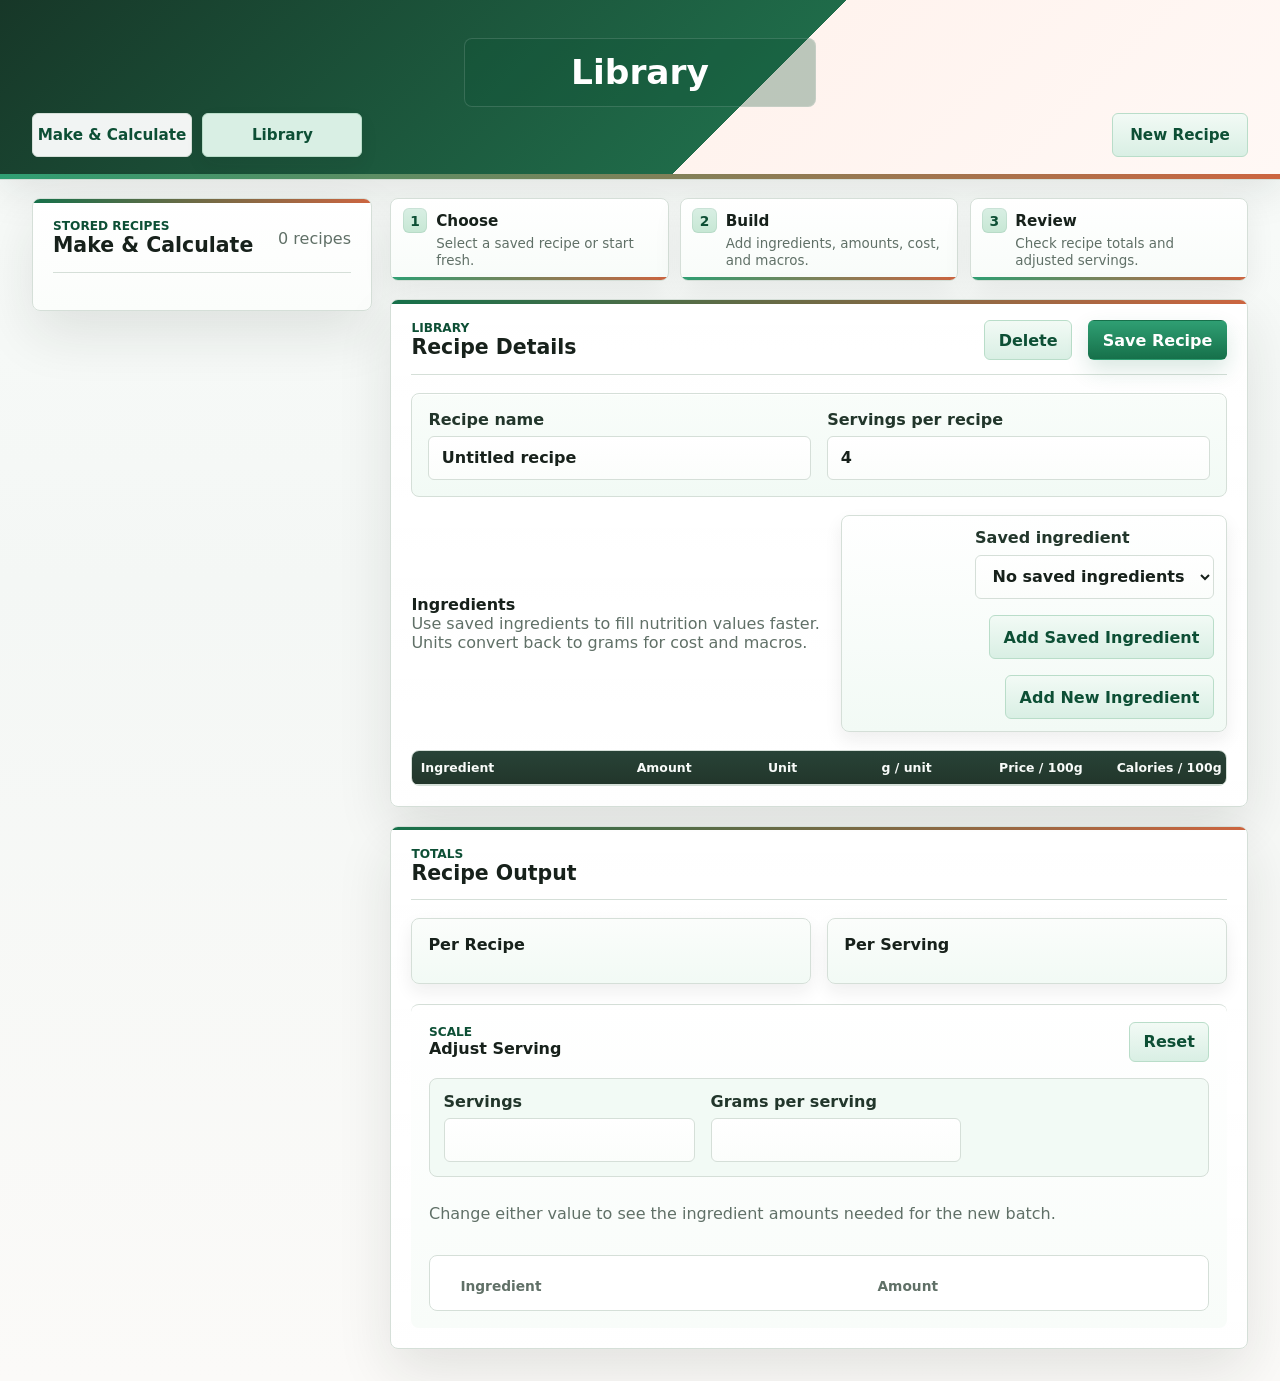
<file: index.html>
<!doctype html>
<html lang="en">
  <head>
    <meta charset="utf-8">
    <meta name="viewport" content="width=device-width, initial-scale=1">
    <title>Library</title>
    <link rel="stylesheet" href="styles.css">
  </head>
  <body>
    <header class="topbar">
      <div>
        <h1>Library</h1>
      </div>
      <nav class="page-nav" aria-label="Main navigation">
        <a class="nav-link" href="dashboard.html">Make &amp; Calculate</a>
        <a class="nav-link active" href="index.html">Library</a>
      </nav>
      <button class="secondary-button" id="newRecipeButton" type="button">New Recipe</button>
    </header>

    <main class="layout">
      <section class="panel dashboard-panel" aria-labelledby="dashboardTitle">
        <div class="section-heading">
          <div>
            <p class="eyebrow">Stored Recipes</p>
            <h2 id="dashboardTitle">Make &amp; Calculate</h2>
          </div>
          <p id="recipeCount" class="muted">0 recipes</p>
        </div>
        <div id="recipeDashboard" class="recipe-list" aria-live="polite"></div>
      </section>

      <section class="workspace">
        <section class="workflow-strip" aria-label="Recipe workflow">
          <div class="workflow-step">
            <span>1</span>
            <strong>Choose</strong>
            <p>Select a saved recipe or start fresh.</p>
          </div>
          <div class="workflow-step">
            <span>2</span>
            <strong>Build</strong>
            <p>Add ingredients, amounts, cost, and macros.</p>
          </div>
          <div class="workflow-step">
            <span>3</span>
            <strong>Review</strong>
            <p>Check recipe totals and adjusted servings.</p>
          </div>
        </section>

        <form class="panel builder-panel" id="recipeForm">
          <div class="section-heading">
            <div>
              <p class="eyebrow">Library</p>
              <h2>Recipe Details</h2>
            </div>
            <div class="form-actions">
              <button class="secondary-button" id="deleteRecipeButton" type="button">Delete</button>
              <button class="primary-button" type="submit">Save Recipe</button>
            </div>
          </div>

          <div class="recipe-meta">
            <label>
              Recipe name
              <input id="recipeName" name="recipeName" type="text" list="savedRecipeNames" placeholder="Chicken rice bowls">
            </label>
            <label>
              Servings per recipe
              <input id="recipeServings" name="recipeServings" type="number" min="0.01" step="0.01" value="4" required>
            </label>
          </div>

          <div class="table-header">
            <div>
              <h3>Ingredients</h3>
              <p class="muted">Use saved ingredients to fill nutrition values faster. Units convert back to grams for cost and macros.</p>
            </div>
            <div class="ingredient-actions">
              <label class="inline-label">
                Saved ingredient
                <select id="savedIngredientSelect">
                  <option value="">No saved ingredients</option>
                </select>
              </label>
              <button class="secondary-button" id="addSavedIngredientButton" type="button">Add Saved Ingredient</button>
              <button class="secondary-button" id="addIngredientButton" type="button">Add New Ingredient</button>
            </div>
          </div>

          <div class="ingredient-table-wrap">
            <table class="ingredient-table">
              <thead>
                <tr>
                  <th scope="col">Ingredient</th>
                  <th scope="col">Amount</th>
                  <th scope="col">Unit</th>
                  <th scope="col">g / unit</th>
                  <th scope="col">Price / 100g</th>
                  <th scope="col">Calories / 100g</th>
                  <th scope="col">Protein / 100g</th>
                  <th scope="col">Carbs / 100g</th>
                  <th scope="col">Fat / 100g</th>
                  <th scope="col">Save</th>
                  <th scope="col">Remove</th>
                </tr>
              </thead>
              <tbody id="ingredientRows"></tbody>
            </table>
          </div>
        </form>

        <section class="panel output-panel" aria-labelledby="outputTitle">
          <div class="section-heading">
            <div>
              <p class="eyebrow">Totals</p>
              <h2 id="outputTitle">Recipe Output</h2>
            </div>
          </div>

          <div class="output-groups">
            <section class="output-group" aria-labelledby="recipeTotalsTitle">
              <h3 id="recipeTotalsTitle">Per Recipe</h3>
              <div class="summary-grid" id="recipeTotalsGrid"></div>
            </section>
            <section class="output-group" aria-labelledby="servingTotalsTitle">
              <h3 id="servingTotalsTitle">Per Serving</h3>
              <div class="summary-grid" id="servingTotalsGrid"></div>
            </section>
          </div>

          <section class="adjust-section" aria-labelledby="scalerTitle">
            <div class="subsection-heading">
              <div>
                <p class="eyebrow">Scale</p>
                <h3 id="scalerTitle">Adjust Serving</h3>
              </div>
              <button class="secondary-button" id="resetScaleButton" type="button">Reset</button>
            </div>

            <div class="scale-controls">
              <label>
                Servings
                <input id="targetServings" type="number" min="1" step="1">
              </label>
              <label>
                Grams per serving
                <input id="targetServingGrams" type="number" min="0" step="1">
              </label>
            </div>
            <p class="muted" id="scaleHelp">Change either value to see the ingredient amounts needed for the new batch.</p>
            <div class="scaled-table-wrap">
              <table class="scaled-table">
                <thead>
                  <tr>
                    <th scope="col">Ingredient</th>
                    <th scope="col">Amount</th>
                  </tr>
                </thead>
                <tbody id="scaledRows"></tbody>
              </table>
            </div>
          </section>
        </section>
      </section>
    </main>

    <template id="ingredientRowTemplate">
      <tr class="ingredient-row">
        <td>
          <input class="ingredient-name" type="text" list="savedIngredientNames" placeholder="Ingredient">
        </td>
        <td>
          <div class="amount-entry">
            <input class="ingredient-quantity" type="number" min="0" step="any" placeholder="0">
            <small class="amount-note">0 g total</small>
          </div>
        </td>
        <td>
          <select class="ingredient-unit" aria-label="Ingredient unit"></select>
        </td>
        <td>
          <input class="ingredient-grams-per-unit" type="number" min="0.01" step="any" value="1" aria-label="Grams per unit">
        </td>
        <td>
          <input class="ingredient-price" type="number" min="0" step="0.01" placeholder="Optional">
        </td>
        <td>
          <input class="ingredient-calories" type="number" min="0" step="0.01" placeholder="0">
        </td>
        <td>
          <input class="ingredient-protein" type="number" min="0" step="0.01" placeholder="0">
        </td>
        <td>
          <input class="ingredient-carbs" type="number" min="0" step="0.01" placeholder="0">
        </td>
        <td>
          <input class="ingredient-fat" type="number" min="0" step="0.01" placeholder="0">
        </td>
        <td>
          <button class="secondary-button save-ingredient" type="button">Save</button>
        </td>
        <td>
          <button class="icon-button remove-ingredient" type="button" aria-label="Remove ingredient">x</button>
        </td>
      </tr>
    </template>

    <datalist id="savedRecipeNames"></datalist>
    <datalist id="savedIngredientNames"></datalist>
    <script src="app.js"></script>
  </body>
</html>
</file>
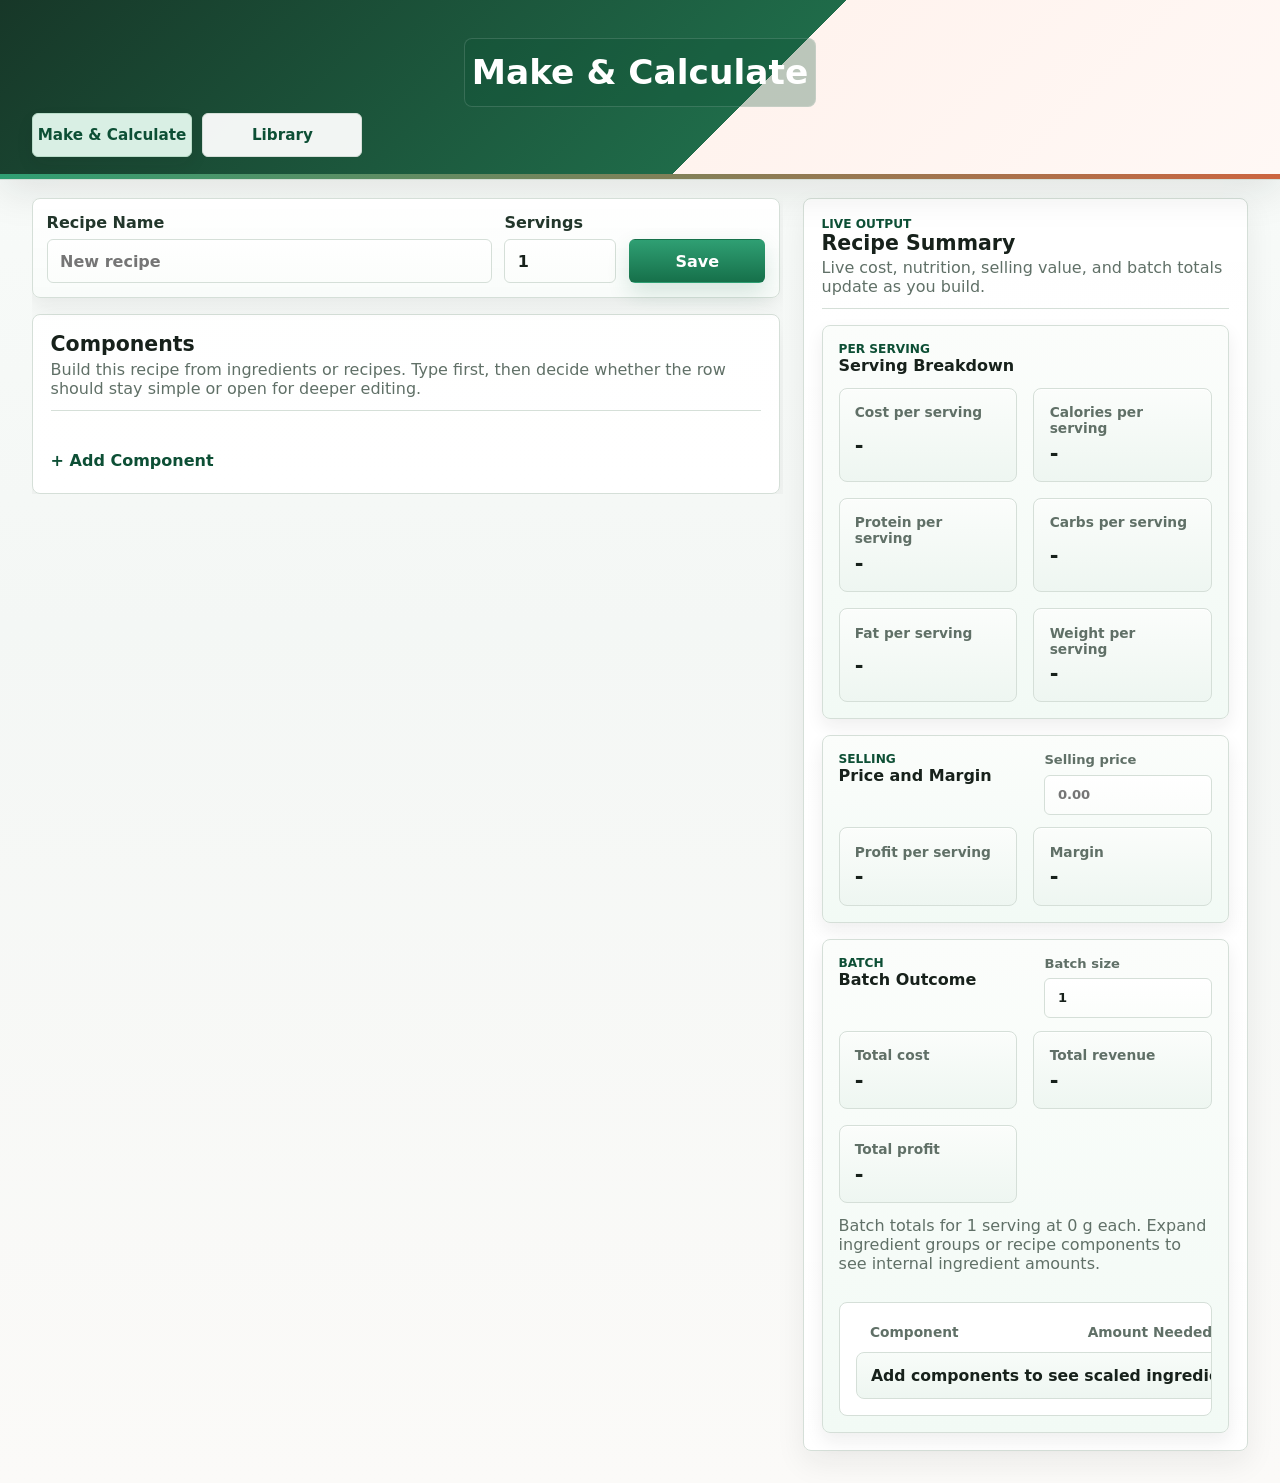
<file: dashboard.html>
<!doctype html>
<html lang="en">
  <head>
    <meta charset="utf-8">
    <meta name="viewport" content="width=device-width, initial-scale=1">
    <title>Make &amp; Calculate</title>
    <link rel="stylesheet" href="styles.css">
  </head>
  <body data-page="make">
    <header class="topbar">
      <div>
        <h1>Make &amp; Calculate</h1>
      </div>
      <nav class="page-nav" aria-label="Main navigation">
        <a class="nav-link active" href="dashboard.html">Make &amp; Calculate</a>
        <a class="nav-link" href="index.html">Library</a>
      </nav>
      <span class="header-action-spacer" aria-hidden="true"></span>
    </header>

    <main class="make-layout">
      <form class="recipe-workspace" id="recipeForm">
        <section class="workspace-header" aria-label="Recipe setup">
          <label>
            Recipe Name
            <input id="recipeName" name="recipeName" type="text" list="savedRecipeNames" placeholder="New recipe">
          </label>
          <label class="servings-field">
            Servings
            <input id="recipeServings" name="recipeServings" type="number" min="1" step="1" value="1" required>
          </label>
          <button class="primary-button" id="saveRecipeButton" type="submit">Save</button>
        </section>

        <section class="ingredient-workspace" aria-labelledby="componentsTitle">
          <div class="workspace-section-heading">
            <div>
              <h2 id="componentsTitle">Components</h2>
              <p class="muted">Build this recipe from ingredients or recipes. Type first, then decide whether the row should stay simple or open for deeper editing.</p>
            </div>
          </div>

          <div id="ingredientRows" class="ingredient-card-list" aria-live="polite"></div>

          <div class="add-ingredient-flow">
            <button class="add-text-button" id="addIngredientButton" type="button">+ Add Component</button>
          </div>
        </section>
      </form>

      <aside class="summary-sidebar" aria-labelledby="summaryTitle">
        <div class="summary-sticky">
          <div class="workspace-section-heading">
            <div>
              <p class="eyebrow">Live Output</p>
              <h2 id="summaryTitle">Recipe Summary</h2>
              <p class="muted">Live cost, nutrition, selling value, and batch totals update as you build.</p>
            </div>
          </div>

          <div class="summary-stack">
            <section class="output-group" aria-labelledby="servingTotalsTitle">
              <div>
                <p class="eyebrow">Per Serving</p>
                <h3 id="servingTotalsTitle">Serving Breakdown</h3>
              </div>
              <div class="summary-grid" id="servingTotalsGrid"></div>
            </section>

            <section class="output-group" aria-labelledby="sellingTitle">
              <div class="summary-block-head">
                <div>
                  <p class="eyebrow">Selling</p>
                  <h3 id="sellingTitle">Price and Margin</h3>
                </div>
                <label class="summary-input-field">
                  Selling price
                  <input id="sellingPriceInput" type="number" min="0" step="0.01" placeholder="0.00">
                </label>
              </div>
              <div class="summary-grid" id="sellingTotalsGrid"></div>
            </section>

            <section class="output-group" aria-labelledby="batchTitle">
              <div class="summary-block-head">
                <div>
                  <p class="eyebrow">Batch</p>
                  <h3 id="batchTitle">Batch Outcome</h3>
                </div>
                <label class="summary-input-field">
                  Batch size
                  <input id="targetServings" type="number" min="1" step="1">
                </label>
              </div>
              <input id="targetServingGrams" type="hidden">
              <div class="summary-grid" id="batchTotalsGrid"></div>
              <p class="muted" id="scaleHelp">Scaled ingredient totals for this batch.</p>
              <div class="scaled-table-wrap">
                <table class="scaled-table">
                  <thead>
                    <tr>
                      <th scope="col">Component</th>
                      <th scope="col">Amount Needed</th>
                    </tr>
                  </thead>
                  <tbody id="scaledRows"></tbody>
                </table>
              </div>
            </section>
          </div>
        </div>
      </aside>
    </main>

    <template id="componentRowTemplate">
      <article class="component-row ingredient-row" data-expanded="false" data-component-type="ingredient">
        <div class="ingredient-row-main component-row-main">
          <button class="expand-ingredient expand-component" type="button" aria-label="Expand component">+</button>
          <div class="component-row-summary">
            <div class="autocomplete-field ingredient-name-field component-name-field">
              <input class="ingredient-name component-name" type="text" placeholder="Component" autocomplete="off">
              <small class="ingredient-ghost-suggestion component-ghost-suggestion" hidden></small>
              <div class="component-badges">
                <small class="component-type-pill">Ingredient</small>
                <small class="ingredient-library-state component-library-state" hidden>Custom ingredient</small>
              </div>
              <div class="autocomplete-list component-suggestions" hidden></div>
            </div>
          </div>
          <div class="component-edit-controls">
            <div class="amount-entry component-amount-entry">
              <input class="ingredient-quantity component-quantity" type="number" min="0" step="any" placeholder="0" aria-label="Amount">
              <small class="amount-note component-amount-note">0 g total</small>
            </div>
            <select class="ingredient-unit component-unit" aria-label="Component unit"></select>
          </div>
          <div class="component-row-actions">
            <strong class="ingredient-cost component-cost">-</strong>
            <button class="icon-button remove-ingredient remove-component" type="button" aria-label="Remove component">x</button>
          </div>
        </div>

        <div class="ingredient-details component-details" hidden>
          <div class="component-ingredient-details">
            <div class="component-detail-header">
              <h4>Cost and nutrition details</h4>
              <p class="muted">Optional fields for pricing and nutrition.</p>
            </div>
            <div class="component-detail-grid">
              <label>
                Grams per unit
                <input class="ingredient-grams-per-unit component-grams-per-unit" type="number" min="0.01" step="any" value="1">
              </label>
              <label>
                Price / 100g
                <input class="ingredient-price component-price" type="number" min="0" step="0.01" placeholder="Optional">
              </label>
              <label>
                Calories / 100g
                <input class="ingredient-calories component-calories" type="number" min="0" step="0.01" placeholder="0">
              </label>
              <label>
                Protein / 100g
                <input class="ingredient-protein component-protein" type="number" min="0" step="0.01" placeholder="0">
              </label>
              <label>
                Carbs / 100g
                <input class="ingredient-carbs component-carbs" type="number" min="0" step="0.01" placeholder="0">
              </label>
              <label>
                Fat / 100g
                <input class="ingredient-fat component-fat" type="number" min="0" step="0.01" placeholder="0">
              </label>
            </div>
            <div class="component-detail-footer">
              <button class="secondary-button save-ingredient save-component-ingredient" type="button">Save ingredient</button>
              <p class="ingredient-data-status component-data-status">Cost and nutrition can be added later.</p>
            </div>
          </div>

          <div class="component-recipe-details" hidden>
            <div class="component-detail-header">
              <h4>Recipe details</h4>
              <p class="muted">Use servings and nested components to define this recipe.</p>
            </div>
            <div class="component-recipe-meta">
              <label>
                Recipe name
                <input class="component-recipe-name" type="text" placeholder="Recipe name">
              </label>
              <label>
                Servings in recipe
                <input class="component-recipe-servings" type="number" min="1" step="1" value="1">
              </label>
            </div>
            <div class="component-recipe-workspace">
              <div class="component-recipe-head" aria-hidden="true">
                <span></span>
                <span>Ingredient</span>
                <span>Amount</span>
                <span>Unit</span>
                <span>Cost</span>
                <span></span>
              </div>
              <div class="nested-ingredient-rows" aria-live="polite"></div>
              <button class="add-text-button nested-add-ingredient" type="button">+ Add Ingredient</button>
            </div>
          </div>
        </div>
      </article>
    </template>

    <template id="ingredientRowTemplate">
      <article class="ingredient-row" data-expanded="false">
        <div class="ingredient-row-main">
          <button class="expand-ingredient" type="button" aria-label="Expand ingredient">+</button>
          <div class="autocomplete-field ingredient-name-field">
            <input class="ingredient-name" type="text" placeholder="Ingredient" autocomplete="off">
            <small class="ingredient-ghost-suggestion" hidden></small>
            <small class="ingredient-library-state" hidden>Custom ingredient</small>
            <div class="autocomplete-list" hidden></div>
          </div>
          <div class="amount-entry">
            <input class="ingredient-quantity" type="number" min="0" step="any" placeholder="0" aria-label="Amount">
            <small class="amount-note">0 g total</small>
          </div>
          <select class="ingredient-unit" aria-label="Ingredient unit"></select>
          <strong class="ingredient-cost">-</strong>
          <button class="icon-button remove-ingredient" type="button" aria-label="Remove ingredient">x</button>
        </div>

        <div class="ingredient-details" hidden>
          <label>
            Grams per unit
            <input class="ingredient-grams-per-unit" type="number" min="0.01" step="any" value="1">
          </label>
          <label>
            Price / 100g
            <input class="ingredient-price" type="number" min="0" step="0.01" placeholder="Optional">
          </label>
          <label>
            Calories / 100g
            <input class="ingredient-calories" type="number" min="0" step="0.01" placeholder="0">
          </label>
          <label>
            Protein / 100g
            <input class="ingredient-protein" type="number" min="0" step="0.01" placeholder="0">
          </label>
          <label>
            Carbs / 100g
            <input class="ingredient-carbs" type="number" min="0" step="0.01" placeholder="0">
          </label>
          <label>
            Fat / 100g
            <input class="ingredient-fat" type="number" min="0" step="0.01" placeholder="0">
          </label>
          <button class="secondary-button save-ingredient" type="button">Save ingredient</button>
          <p class="ingredient-data-status">Cost and nutrition can be added later.</p>
        </div>
      </article>
    </template>

    <datalist id="savedRecipeNames"></datalist>
    <datalist id="savedIngredientNames"></datalist>
    <script src="app.js"></script>
  </body>
</html>
</file>
<file: styles.css>
:root {
  color-scheme: light;
  --background: #f4f7f5;
  --surface: #ffffff;
  --surface-strong: #eef6f1;
  --surface-warm: #fff7f3;
  --ink: #17211b;
  --muted: #607067;
  --line: #d5dfd8;
  --accent: #16704a;
  --accent-dark: #0d4f35;
  --accent-soft: #d9efe4;
  --accent-pale: #f2faf5;
  --accent-fresh: #2f9f73;
  --warm: #cc6540;
  --warm-soft: #ffe8df;
  --warning: #b74e2a;
  --table-head: #22362b;
  --focus: #226ec7;
  --shadow: 0 22px 55px rgba(23, 33, 27, 0.11);
  --shadow-soft: 0 12px 30px rgba(23, 33, 27, 0.07);
  --shadow-tight: 0 8px 18px rgba(23, 33, 27, 0.07);
  font-family: Inter, ui-sans-serif, system-ui, -apple-system, BlinkMacSystemFont, "Segoe UI", sans-serif;
}

* {
  box-sizing: border-box;
}

body {
  margin: 0;
  min-height: 100vh;
  background:
    linear-gradient(180deg, #f9fcfa 0%, var(--background) 42%, #fbfaf8 100%);
  color: var(--ink);
}

button,
input,
select {
  font: inherit;
}

button {
  cursor: pointer;
}

input,
select {
  width: 100%;
  border: 1px solid var(--line);
  border-radius: 6px;
  min-height: 2.75rem;
  padding: 0.68rem 0.78rem;
  background: linear-gradient(180deg, #fff 0%, #fbfdfb 100%);
  color: var(--ink);
  transition:
    border-color 0.16s ease,
    box-shadow 0.16s ease,
    background 0.16s ease;
}

input:focus,
select:focus {
  border-color: var(--focus);
  outline: 3px solid rgba(34, 110, 199, 0.18);
  background: #fff;
}

label {
  display: grid;
  gap: 0.45rem;
  color: var(--table-head);
  font-weight: 700;
}

h1,
h2,
h3,
p {
  margin: 0;
}

h1 {
  font-size: 2.75rem;
  line-height: 1.04;
}

h2 {
  font-size: 1.28rem;
}

h3 {
  font-size: 1rem;
}

table {
  width: 100%;
  border-collapse: collapse;
}

th,
td {
  text-align: left;
  vertical-align: middle;
}

th {
  color: #f8fbf9;
  background: var(--table-head);
  font-size: 0.78rem;
  letter-spacing: 0;
  white-space: nowrap;
}

th,
td {
  padding: 0.72rem;
  border-bottom: 1px solid var(--line);
}

td {
  background: #fff;
}

.topbar {
  position: relative;
  height: 11.25rem;
  padding: 0;
  border-bottom: 1px solid var(--line);
  background:
    linear-gradient(135deg, #173728 0%, #1f6b49 58%, #fff3ee 58%, #fff8f5 100%);
  box-shadow: 0 12px 38px rgba(23, 33, 27, 0.1);
}

.topbar::after {
  content: "";
  position: absolute;
  inset: auto 0 0;
  height: 0.3rem;
  background: linear-gradient(90deg, var(--accent-fresh), var(--warm));
}

.topbar > div:first-child {
  position: absolute;
  top: 2.35rem;
  left: 50%;
  display: grid;
  place-content: center;
  width: 22rem;
  height: 4.35rem;
  transform: translateX(-50%);
  text-align: center;
  color: #fff;
  padding: 0;
  border-radius: 8px;
  background: rgba(13, 79, 53, 0.28);
  box-shadow: inset 0 0 0 1px rgba(255, 255, 255, 0.14);
}

.topbar h1 {
  font-size: 2.15rem;
  line-height: 1;
  white-space: nowrap;
}

.topbar > div:first-child .eyebrow {
  color: #dff4e8;
}

.topbar .page-nav {
  position: absolute;
  left: clamp(1rem, 3vw, 2rem);
  bottom: 1.35rem;
}

.topbar #newRecipeButton,
.topbar .header-action-spacer {
  position: absolute;
  right: clamp(1rem, 3vw, 2rem);
  bottom: 1.35rem;
  width: 8.5rem;
  height: 2.75rem;
  min-height: 2.75rem;
  padding: 0;
  font-size: 0.95rem;
}

.topbar .header-action-spacer {
  display: block;
  height: 2.75rem;
  visibility: hidden;
}

.page-nav {
  display: flex;
  align-items: center;
  gap: 0.65rem;
}

.page-nav {
  flex-wrap: wrap;
}

.nav-link {
  display: inline-flex;
  align-items: center;
  justify-content: center;
  width: 10rem;
  height: 2.75rem;
  min-height: 2.75rem;
  padding: 0;
  border: 1px solid var(--line);
  border-radius: 6px;
  background: rgba(255, 255, 255, 0.94);
  color: var(--accent-dark);
  font-size: 0.95rem;
  font-weight: 800;
  text-decoration: none;
}

.nav-link:hover,
.nav-link.active {
  border-color: #b9ddc9;
  background: var(--accent-soft);
  box-shadow: var(--shadow-tight);
}

.layout {
  display: grid;
  grid-template-columns: minmax(280px, 340px) minmax(0, 1fr);
  gap: 1.15rem;
  padding: 1.15rem clamp(1rem, 3vw, 2rem) 2rem;
}

.landing-layout {
  display: grid;
  grid-template-columns: minmax(360px, 0.9fr) minmax(0, 1.1fr);
  gap: 1rem;
  padding: 1rem clamp(1rem, 3vw, 2rem) 2rem;
  align-items: start;
}

.workspace {
  display: grid;
  gap: 1.15rem;
  min-width: 0;
}

.make-layout {
  display: grid;
  grid-template-columns: minmax(0, 1.35fr) minmax(360px, 0.8fr);
  gap: 1.25rem;
  padding: 1.15rem clamp(1rem, 3vw, 2rem) 2rem;
  align-items: start;
}

.recipe-workspace {
  display: grid;
  gap: 1rem;
  max-height: calc(100vh - 13.75rem);
  overflow: auto;
  padding-right: 0.2rem;
}

.workspace-header {
  position: sticky;
  top: 0;
  z-index: 5;
  display: grid;
  grid-template-columns: minmax(0, 1fr) minmax(7rem, 0.22fr) auto;
  gap: 0.8rem;
  align-items: end;
  padding: 0.85rem;
  border: 1px solid var(--line);
  border-radius: 8px;
  background:
    linear-gradient(180deg, rgba(255, 255, 255, 0.98) 0%, #f9fcfa 100%);
  box-shadow: var(--shadow-tight);
}

.workspace-header .primary-button {
  min-width: 8.5rem;
  height: 2.75rem;
}

.workspace-header .primary-button:disabled {
  cursor: default;
  background: linear-gradient(180deg, #ecf5ef 0%, #dcebe2 100%);
  color: var(--accent-dark);
  border-color: #bfd9c9;
  box-shadow: none;
  transform: none;
}

.ingredient-workspace,
.sub-recipe-workspace,
.summary-sidebar {
  border: 1px solid var(--line);
  border-radius: 8px;
  background:
    linear-gradient(180deg, rgba(255, 255, 255, 0.96) 0%, var(--surface) 100%);
  box-shadow: var(--shadow-soft);
}

.ingredient-workspace,
.sub-recipe-workspace {
  display: grid;
  gap: 1rem;
  padding: 1.1rem;
}

.workspace-section-heading {
  display: flex;
  justify-content: space-between;
  gap: 1rem;
  padding-bottom: 0.75rem;
  border-bottom: 1px solid var(--line);
}

.workspace-section-heading h2 {
  margin-bottom: 0.2rem;
}

.ingredient-list-head {
  display: none;
}

.ingredient-card-list {
  display: grid;
  gap: 0.8rem;
}

.ingredient-row {
  display: grid;
  gap: 0.85rem;
  padding: 0.85rem 0.9rem;
  border: 1px solid var(--line);
  border-radius: 8px;
  background: linear-gradient(180deg, #fff 0%, #fbfdfb 100%);
  box-shadow: 0 10px 22px rgba(23, 33, 27, 0.05);
  transition:
    border-color 0.16s ease,
    box-shadow 0.16s ease,
    background 0.16s ease;
}

.ingredient-row:focus-within {
  border-color: #b9ddc9;
  background: #fbfdfb;
  box-shadow: 0 0 0 3px rgba(22, 112, 74, 0.08);
}

.ingredient-row input,
.ingredient-row select {
  min-height: 2.45rem;
  padding: 0.5rem 0.62rem;
}

.autocomplete-field {
  position: relative;
}

.ingredient-name-field {
  display: grid;
  gap: 0.22rem;
}

.component-badges {
  display: flex;
  flex-wrap: wrap;
  gap: 0.35rem;
}

.component-type-pill {
  display: inline-flex;
  align-items: center;
  padding: 0.16rem 0.45rem;
  border: 1px solid #b9ddc9;
  border-radius: 999px;
  background: linear-gradient(180deg, #f2faf5 0%, var(--accent-soft) 100%);
  color: var(--accent-dark);
  font-size: 0.72rem;
  font-weight: 800;
  line-height: 1.2;
}

.ingredient-ghost-suggestion {
  color: #90a298;
  font-size: 0.74rem;
  font-weight: 700;
  line-height: 1.2;
}

.ingredient-row-main {
  display: grid;
  grid-template-columns: 2.15rem minmax(12rem, 1.35fr) minmax(8rem, 0.45fr) minmax(6.5rem, 0.35fr) minmax(5rem, auto) 2.15rem;
  gap: 0.65rem;
  align-items: start;
}

.component-row-main {
  grid-template-columns: 2.15rem minmax(0, 1fr) auto auto;
  gap: 0.85rem;
  align-items: center;
}

.component-row-summary {
  min-width: 0;
}

.component-name-field .component-name {
  min-height: auto;
  padding: 0.15rem 0;
  border: 1px solid transparent;
  border-radius: 6px;
  background: transparent;
  box-shadow: none;
  color: var(--ink);
  font-size: 1.02rem;
  font-weight: 800;
}

.component-name-field .component-name::placeholder {
  color: #7c8f84;
}

.component-name-field .component-name:hover {
  border-color: #d4e4da;
  background: rgba(245, 250, 247, 0.8);
}

.component-name-field .component-name:focus {
  padding-inline: 0.55rem;
  border-color: #b9ddc9;
  background: #fff;
}

.component-edit-controls {
  display: grid;
  grid-template-columns: minmax(6.25rem, 7rem) minmax(5.75rem, 6.5rem);
  gap: 0.55rem;
  align-items: start;
}

.component-edit-controls .component-quantity,
.component-edit-controls .component-unit {
  min-height: 2.35rem;
}

.component-row-actions {
  display: flex;
  align-items: center;
  gap: 0.55rem;
}

.expand-ingredient {
  width: 2.15rem;
  min-height: 2.35rem;
  border: 1px solid #b9ddc9;
  border-radius: 6px;
  background: var(--accent-pale);
  color: var(--accent-dark);
  font-weight: 900;
}

.ingredient-cost {
  display: inline-flex;
  align-items: center;
  min-height: 2.35rem;
  align-self: center;
  justify-self: end;
  color: var(--accent-dark);
  font-size: 0.96rem;
  white-space: nowrap;
}

.ingredient-details {
  display: grid;
  grid-template-columns: minmax(0, 1fr);
  gap: 0.9rem;
  padding: 1rem;
  border-top: 1px solid var(--line);
  border-radius: 8px;
  background: linear-gradient(180deg, #fbfdfb 0%, var(--accent-pale) 100%);
}

.ingredient-details[hidden] {
  display: none;
}

.component-details {
  gap: 1rem;
}

.component-ingredient-details,
.component-recipe-details {
  display: grid;
  gap: 0.8rem;
  padding: 0.95rem;
  border: 1px solid #d5e5db;
  border-radius: 8px;
  background: rgba(255, 255, 255, 0.92);
}

.component-row[data-component-type="ingredient"] .component-recipe-details {
  display: none;
}

.component-row:not([data-component-type="ingredient"]) .component-ingredient-details {
  display: none;
}

.component-detail-header {
  display: grid;
  gap: 0.18rem;
}

.component-detail-header h4 {
  margin: 0;
  font-size: 0.95rem;
}

.component-detail-header .muted {
  margin: 0;
  font-size: 0.82rem;
}

.component-detail-grid {
  display: grid;
  grid-template-columns: repeat(3, minmax(0, 1fr));
  gap: 0.75rem;
}

.component-detail-footer {
  display: flex;
  align-items: center;
  justify-content: space-between;
  gap: 0.75rem;
  flex-wrap: wrap;
}

.component-recipe-meta {
  display: grid;
  grid-template-columns: repeat(2, minmax(0, 1fr));
  gap: 0.75rem;
}

.component-recipe-workspace {
  display: grid;
  gap: 0.7rem;
  padding: 0.85rem;
  border: 1px solid var(--line);
  border-radius: 8px;
  background: linear-gradient(180deg, #fdfefd 0%, #f6fbf8 100%);
}

.nested-ingredient-rows {
  display: grid;
  gap: 0.5rem;
}

.nested-ingredient-rows .ingredient-row {
  gap: 0.6rem;
  padding: 0.65rem 0.7rem;
  border-radius: 7px;
  background: linear-gradient(180deg, #fff 0%, #fcfefd 100%);
  box-shadow: none;
}

.nested-ingredient-rows .ingredient-row-main {
  grid-template-columns: 1.9rem minmax(0, 1fr) minmax(5.5rem, 6.5rem) minmax(5rem, 5.75rem) auto 1.9rem;
  gap: 0.55rem;
}

.nested-ingredient-rows .ingredient-row input,
.nested-ingredient-rows .ingredient-row select {
  min-height: 2.2rem;
  padding: 0.45rem 0.55rem;
}

.nested-ingredient-rows .ingredient-name {
  font-size: 0.94rem;
}

.nested-ingredient-rows .expand-ingredient,
.nested-ingredient-rows .ingredient-row .icon-button,
.nested-ingredient-rows .ingredient-cost {
  min-height: 2.2rem;
}

.ingredient-details .save-ingredient {
  align-self: center;
  min-height: 2.55rem;
}

.ingredient-data-status {
  align-self: center;
  color: var(--muted);
  font-size: 0.82rem;
  font-weight: 700;
  line-height: 1.35;
}

.add-ingredient-flow {
  display: grid;
  gap: 0.8rem;
  padding-top: 0.15rem;
}

.add-text-button,
.ghost-button {
  justify-self: start;
  border: 0;
  border-radius: 6px;
  background: transparent;
  color: var(--accent-dark);
  font-weight: 900;
}

.add-text-button {
  padding: 0.35rem 0;
}

.ghost-button {
  min-height: 2.55rem;
  padding: 0.5rem 0.75rem;
  border: 1px solid var(--line);
  background: #fff;
}

.add-text-button:hover,
.ghost-button:hover {
  color: var(--accent);
  background: var(--accent-pale);
}

.component-recipe-head {
  display: none;
}

.ingredient-picker,
.sub-recipe-picker {
  display: flex;
  align-items: end;
  gap: 0.75rem;
  padding: 0.8rem;
  border: 1px solid var(--line);
  border-radius: 8px;
  background:
    linear-gradient(180deg, #fff 0%, var(--accent-pale) 100%);
}

.ingredient-picker[hidden] {
  display: none;
}

.ingredient-picker label,
.sub-recipe-picker label {
  min-width: 15rem;
}

.sub-recipe-creator {
  display: flex;
  align-items: end;
  gap: 0.75rem;
  flex: 1;
}

.sub-recipe-creator[hidden] {
  display: none;
}

.sub-recipe-creator .autocomplete-field {
  min-width: 18rem;
  flex: 1;
}

.autocomplete-list {
  position: absolute;
  top: calc(100% + 0.35rem);
  left: 0;
  right: 0;
  z-index: 20;
  display: grid;
  gap: 0.2rem;
  padding: 0.35rem;
  border: 1px solid var(--line);
  border-radius: 8px;
  background: #fff;
  box-shadow: var(--shadow-soft);
}

.component-suggestions {
  position: fixed;
  left: 0;
  right: auto;
  top: 0;
  z-index: 1000;
  min-width: 16rem;
  max-height: min(22rem, calc(100vh - 1.5rem));
  overflow: auto;
}

.autocomplete-list[hidden] {
  display: none;
}

.autocomplete-option {
  width: 100%;
  border: 0;
  border-radius: 6px;
  padding: 0.55rem 0.65rem;
  background: transparent;
  color: var(--ink);
  font-weight: 700;
  text-align: left;
  box-shadow: inset 0 0 0 1px transparent;
}

.autocomplete-option:hover,
.autocomplete-option.active {
  background: linear-gradient(180deg, #eef8f2 0%, #dceddf 100%);
  color: var(--accent-dark);
  box-shadow: inset 0 0 0 1px #b9ddc9;
}

.autocomplete-group {
  padding: 0.35rem 0.5rem 0.15rem;
  color: var(--muted);
  font-size: 0.74rem;
  font-weight: 800;
  text-transform: uppercase;
}

.ingredient-library-state {
  color: var(--muted);
  font-size: 0.74rem;
  font-weight: 800;
  line-height: 1.2;
}

.summary-sidebar {
  min-width: 0;
}

.summary-sticky {
  position: sticky;
  top: 1rem;
  display: grid;
  gap: 1rem;
  padding: 1.1rem;
}

.summary-stack {
  display: grid;
  gap: 1rem;
}

.panel {
  position: relative;
  background:
    linear-gradient(180deg, rgba(255, 255, 255, 0.96) 0%, var(--surface) 100%);
  border: 1px solid var(--line);
  border-radius: 8px;
  box-shadow: var(--shadow);
  overflow: hidden;
}

.panel::before {
  content: "";
  position: absolute;
  inset: 0 0 auto;
  height: 0.22rem;
  background: linear-gradient(90deg, var(--accent), var(--warm));
}

.dashboard-panel,
.builder-panel,
.output-panel,
.landing-panel,
.combiner-panel {
  padding: 1.25rem;
}

.dashboard-panel {
  align-self: start;
  position: sticky;
  top: 1rem;
  max-height: calc(100vh - 2rem);
  overflow: auto;
  background:
    linear-gradient(180deg, #fff 0%, #fbfdfb 100%);
}

.section-heading,
.table-header,
.form-actions,
.ingredient-actions,
.scale-controls {
  display: flex;
  align-items: center;
  justify-content: space-between;
  gap: 1rem;
}

.section-heading,
.table-header {
  margin-bottom: 1.1rem;
}

.section-heading {
  padding-bottom: 0.9rem;
  border-bottom: 1px solid var(--line);
}

.section-heading h2,
.subsection-heading h3,
.table-header h3 {
  color: var(--ink);
}

.eyebrow {
  color: var(--accent-dark);
  font-size: 0.76rem;
  font-weight: 800;
  letter-spacing: 0;
  text-transform: uppercase;
}

.muted {
  color: var(--muted);
}

.primary-button,
.secondary-button,
.icon-button {
  border: 1px solid transparent;
  border-radius: 6px;
  min-height: 2.45rem;
  padding: 0.58rem 0.85rem;
  font-weight: 800;
  transition:
    background 0.16s ease,
    border-color 0.16s ease,
    box-shadow 0.16s ease,
    transform 0.16s ease;
}

.primary-button {
  background: linear-gradient(180deg, var(--accent-fresh) 0%, var(--accent) 100%);
  color: white;
  box-shadow: 0 10px 22px rgba(22, 112, 74, 0.16);
}

.primary-button:hover {
  background: var(--accent-dark);
  box-shadow: 0 10px 24px rgba(22, 112, 74, 0.18);
  transform: translateY(-1px);
}

.secondary-button {
  background: linear-gradient(180deg, #f2faf5 0%, var(--accent-soft) 100%);
  color: var(--accent-dark);
  border-color: #b9ddc9;
  text-decoration: none;
}

.secondary-button:hover {
  background: #c7e7d6;
  box-shadow: var(--shadow-soft);
  transform: translateY(-1px);
}

.icon-button {
  width: 2.35rem;
  min-width: 2.35rem;
  padding: 0;
  background: linear-gradient(180deg, #fff7f4 0%, #ffe8df 100%);
  color: var(--warning);
  border-color: #f2c8bd;
}

.recipe-meta,
.summary-grid {
  display: grid;
  grid-template-columns: repeat(2, minmax(0, 1fr));
  gap: 1rem;
}

.recipe-meta {
  margin-bottom: 1.15rem;
  padding: 1rem;
  border: 1px solid var(--line);
  border-radius: 8px;
  background:
    linear-gradient(180deg, #f9fdfa 0%, var(--accent-pale) 100%);
  box-shadow: inset 0 1px 0 rgba(255, 255, 255, 0.85);
}

.workflow-strip {
  display: grid;
  grid-template-columns: repeat(3, minmax(0, 1fr));
  gap: 0.7rem;
}

.workflow-step {
  position: relative;
  display: grid;
  grid-template-columns: auto 1fr;
  gap: 0.18rem 0.55rem;
  align-items: center;
  padding: 0.55rem 0.7rem 0.65rem;
  border: 1px solid var(--line);
  border-radius: 8px;
  background:
    linear-gradient(180deg, #fff 0%, #f8fcf9 100%);
  box-shadow: var(--shadow-soft);
  overflow: hidden;
}

.workflow-step::after {
  content: "";
  position: absolute;
  inset: auto 0 0;
  height: 0.2rem;
  background: linear-gradient(90deg, var(--accent-fresh), var(--warm));
}

.workflow-step span {
  display: inline-grid;
  place-items: center;
  width: 1.55rem;
  height: 1.55rem;
  border-radius: 6px;
  background: linear-gradient(180deg, var(--accent-soft), #c6e7d4);
  color: var(--accent-dark);
  font-size: 0.86rem;
  font-weight: 900;
  box-shadow: inset 0 0 0 1px rgba(13, 79, 53, 0.08);
}

.workflow-step strong {
  font-size: 0.95rem;
}

.workflow-step p {
  grid-column: 2;
  color: var(--muted);
  font-size: 0.84rem;
  line-height: 1.25;
}

.output-groups {
  display: grid;
  grid-template-columns: repeat(2, minmax(0, 1fr));
  gap: 1rem;
  margin-bottom: 1.25rem;
}

.output-group {
  display: grid;
  gap: 0.8rem;
  padding: 1rem;
  border: 1px solid var(--line);
  border-radius: 8px;
  background:
    linear-gradient(180deg, #fbfdfb 0%, var(--accent-pale) 100%);
  box-shadow: var(--shadow-tight);
}

.summary-block-head {
  display: flex;
  align-items: start;
  justify-content: space-between;
  gap: 1rem;
}

.summary-input-field {
  min-width: 9.25rem;
  max-width: 10.5rem;
  color: var(--muted);
  font-size: 0.82rem;
  font-weight: 800;
}

.summary-input-field input {
  min-height: 2.5rem;
}

.adjust-section {
  display: grid;
  gap: 1rem;
  padding: 1.1rem;
  border-top: 1px solid var(--line);
  border-radius: 8px;
  background:
    linear-gradient(180deg, #fff 0%, #f8fcf9 100%);
  box-shadow: inset 0 1px 0 rgba(255, 255, 255, 0.85);
}

.subsection-heading {
  display: flex;
  align-items: center;
  justify-content: space-between;
  gap: 1rem;
}

.ingredient-actions {
  flex-wrap: wrap;
  align-items: end;
  justify-content: flex-end;
  padding: 0.75rem;
  border: 1px solid var(--line);
  border-radius: 8px;
  background:
    linear-gradient(180deg, #fff 0%, var(--accent-pale) 100%);
  box-shadow: var(--shadow-tight);
}

.inline-label {
  min-width: 14rem;
}

.ingredient-actions .secondary-button {
  height: 2.75rem;
  min-height: 2.75rem;
  align-self: end;
}

.ingredient-table-wrap,
.nutrition-table-wrap,
.scaled-table-wrap {
  overflow-x: auto;
  border: 1px solid var(--line);
  border-radius: 8px;
  background: #fff;
  box-shadow: inset 0 1px 0 rgba(255, 255, 255, 0.75);
}

.ingredient-table {
  table-layout: fixed;
  min-width: 1180px;
}

.ingredient-table th:nth-child(1),
.ingredient-table td:nth-child(1) {
  width: 13.5rem;
}

.ingredient-table th:nth-child(2),
.ingredient-table td:nth-child(2) {
  width: 8.2rem;
}

.ingredient-table th:nth-child(3),
.ingredient-table td:nth-child(3) {
  width: 7.1rem;
}

.ingredient-table th:nth-child(4),
.ingredient-table td:nth-child(4),
.ingredient-table th:nth-child(5),
.ingredient-table td:nth-child(5),
.ingredient-table th:nth-child(6),
.ingredient-table td:nth-child(6),
.ingredient-table th:nth-child(7),
.ingredient-table td:nth-child(7),
.ingredient-table th:nth-child(8),
.ingredient-table td:nth-child(8),
.ingredient-table th:nth-child(9),
.ingredient-table td:nth-child(9) {
  width: 7.35rem;
}

.ingredient-table th:nth-child(10),
.ingredient-table td:nth-child(10) {
  width: 5.4rem;
}

.ingredient-table th:nth-child(11),
.ingredient-table td:nth-child(11) {
  width: 3.25rem;
}

.ingredient-table th {
  position: sticky;
  top: 0;
  z-index: 1;
  background: linear-gradient(180deg, #284337 0%, var(--table-head) 100%);
}

.ingredient-table th,
.ingredient-table td {
  padding: 0.58rem 0.52rem;
}

.ingredient-table td {
  background: #fff;
  border-bottom-color: #e7eee9;
}

.ingredient-table tr:hover td {
  background: #f7fcf8;
}

.nutrition-table {
  min-width: 620px;
}

.scaled-table {
  min-width: 420px;
  border-collapse: separate;
  border-spacing: 0.75rem;
}

.scaled-table-wrap {
  border: 1px solid var(--line);
  background: #fff;
  padding: 0.25rem;
}

.scaled-table th {
  background: transparent;
  color: var(--muted);
  border-bottom: 0;
  padding: 0.35rem 0.9rem 0;
  font-size: 0.86rem;
}

.scaled-table td {
  background: linear-gradient(180deg, #f8fcf9 0%, var(--surface-strong) 100%);
  border: 1px solid var(--line);
  border-radius: 8px;
  padding: 0.8rem 0.9rem;
}

.scaled-table td:first-child {
  color: var(--ink);
  font-weight: 700;
}

.scaled-table td:last-child {
  color: var(--ink);
  font-size: 0.98rem;
  font-weight: 800;
  white-space: nowrap;
}

.batch-component-row td {
  vertical-align: top;
}

.batch-component-cell {
  display: flex;
  align-items: start;
  gap: 0.65rem;
}

.batch-component-text {
  display: grid;
  gap: 0.3rem;
}

.batch-component-text strong {
  color: var(--ink);
  font-size: 0.95rem;
}

.batch-component-pill {
  justify-self: start;
}

.batch-component-toggle,
.batch-component-spacer {
  width: 1.85rem;
  min-width: 1.85rem;
  height: 1.85rem;
}

.batch-component-toggle {
  border: 1px solid #b9ddc9;
  border-radius: 6px;
  background: var(--accent-pale);
  color: var(--accent-dark);
  font-weight: 900;
}

.batch-component-spacer {
  display: inline-block;
}

.batch-component-child-row td {
  background: linear-gradient(180deg, #fcfefd 0%, #f4faf6 100%);
}

.batch-component-child-cell {
  padding-left: 1.15rem;
  color: var(--muted);
  font-size: 0.9rem;
}

.ingredient-table input,
.ingredient-table select {
  width: 100%;
  min-width: 0;
  min-height: 2.42rem;
  padding: 0.55rem 0.62rem;
  background: #fff;
}

.ingredient-table .ingredient-name {
  min-width: 0;
}

.ingredient-table .ingredient-unit {
  min-width: 0;
}

.amount-entry {
  display: grid;
  gap: 0.28rem;
}

.amount-note {
  color: var(--muted);
  font-size: 0.76rem;
  font-weight: 700;
  line-height: 1.2;
  white-space: nowrap;
}

.ingredient-table .save-ingredient {
  min-width: 0;
  width: 100%;
  min-height: 2.25rem;
  padding: 0.42rem 0.5rem;
}

.recipe-list {
  display: grid;
  gap: 0.75rem;
}

.recipe-card {
  position: relative;
  width: 100%;
  display: grid;
  gap: 0.35rem;
  padding: 0.9rem 0.9rem 0.9rem 1rem;
  border: 1px solid var(--line);
  border-radius: 8px;
  background:
    linear-gradient(180deg, #fff 0%, #fbfdfb 100%);
  color: var(--ink);
  text-align: left;
  transition:
    background 0.16s ease,
    border-color 0.16s ease,
    box-shadow 0.16s ease,
    transform 0.16s ease;
}

.recipe-card::before {
  content: "";
  position: absolute;
  inset: 0 auto 0 0;
  width: 0.28rem;
  border-radius: 8px 0 0 8px;
  background: transparent;
}

.recipe-card:hover,
.recipe-card.active {
  border-color: var(--accent);
  background:
    linear-gradient(180deg, #fbfdfb 0%, var(--surface-strong) 100%);
}

.recipe-card:hover {
  box-shadow: 0 10px 28px rgba(22, 112, 74, 0.13);
  transform: translateY(-1px);
}

.recipe-card.active {
  border-color: var(--accent-dark);
  box-shadow: 0 0 0 3px rgba(22, 112, 74, 0.16);
}

.recipe-card.active::before {
  background: var(--accent);
}

.recipe-card strong {
  overflow-wrap: anywhere;
  font-size: 1rem;
}

.recipe-stats {
  display: flex;
  flex-wrap: wrap;
  gap: 0.45rem;
  color: var(--muted);
  font-size: 0.88rem;
  line-height: 1.35;
}

.selected-pill {
  justify-self: start;
  padding: 0.22rem 0.5rem;
  border: 1px solid #b9ddc9;
  border-radius: 6px;
  background: linear-gradient(180deg, #f2faf5 0%, var(--accent-soft) 100%);
  color: var(--accent-dark);
  font-size: 0.78rem;
  font-weight: 800;
}

.empty-state {
  padding: 1rem;
  border: 1px dashed var(--line);
  border-radius: 8px;
  color: var(--muted);
  background: #fff;
}

.summary-item {
  display: grid;
  gap: 0.3rem;
  padding: 0.95rem;
  border: 1px solid var(--line);
  border-radius: 8px;
  background:
    linear-gradient(180deg, #fbfdfb 0%, var(--surface-strong) 100%);
  box-shadow: inset 0 1px 0 rgba(255, 255, 255, 0.85);
}

.summary-item span {
  color: var(--muted);
  font-size: 0.86rem;
  font-weight: 700;
}

.summary-item strong {
  font-size: 1.32rem;
  overflow-wrap: anywhere;
}

.summary-item-spacer {
  visibility: hidden;
}

.landing-recipe-grid {
  display: grid;
  grid-template-columns: 1fr;
  gap: 1rem;
}

.landing-recipe-card {
  border: 1px solid var(--line);
  border-radius: 8px;
  background:
    linear-gradient(180deg, #fff 0%, #fbfdfb 100%);
  box-shadow: var(--shadow);
  transition:
    background 0.16s ease,
    border-color 0.16s ease,
    box-shadow 0.16s ease;
}

.landing-recipe-card:hover,
.landing-recipe-card[open] {
  border-color: var(--accent);
  background:
    linear-gradient(180deg, #fbfdfb 0%, var(--surface-strong) 100%);
  box-shadow: 0 14px 34px rgba(22, 112, 74, 0.14);
}

.landing-recipe-card[open] {
  box-shadow: 0 0 0 3px rgba(22, 112, 74, 0.16), var(--shadow);
}

.landing-recipe-card summary {
  display: grid;
  gap: 0.75rem;
  padding: 1rem;
  cursor: pointer;
  list-style: none;
  border-left: 0.28rem solid transparent;
}

.landing-recipe-card:hover summary,
.landing-recipe-card[open] summary {
  border-left-color: var(--accent);
}

.landing-recipe-card summary::-webkit-details-marker {
  display: none;
}

.landing-card-title {
  display: flex;
  align-items: start;
  justify-content: space-between;
  gap: 1rem;
}

.landing-card-title strong {
  overflow-wrap: anywhere;
  font-size: 1.08rem;
}

.landing-card-title span {
  color: var(--muted);
  font-size: 0.86rem;
  font-weight: 700;
  white-space: nowrap;
}

.landing-summary-grid {
  display: grid;
  grid-template-columns: repeat(2, minmax(0, 1fr));
  gap: 0.75rem;
}

.landing-card-detail {
  display: grid;
  gap: 0.85rem;
  padding: 0 1rem 1rem;
}

.landing-detail-grid {
  display: grid;
  grid-template-columns: repeat(3, minmax(0, 1fr));
  gap: 0.75rem;
}

.detail-item {
  display: grid;
  gap: 0.3rem;
  padding: 0.8rem;
  border: 1px solid var(--line);
  border-radius: 8px;
  background:
    linear-gradient(180deg, #fbfdfb 0%, var(--surface-strong) 100%);
}

.detail-item span {
  color: var(--muted);
  font-size: 0.82rem;
  font-weight: 700;
}

.detail-item strong {
  font-size: 1.05rem;
  overflow-wrap: anywhere;
}

.landing-card-actions {
  display: flex;
  justify-content: flex-end;
}

.landing-card-actions .secondary-button {
  display: inline-flex;
  align-items: center;
}

.combiner-controls {
  display: flex;
  align-items: end;
  gap: 1rem;
  margin-bottom: 1rem;
  padding: 0.85rem;
  border: 1px solid var(--line);
  border-radius: 8px;
  background:
    linear-gradient(180deg, #fff 0%, var(--accent-pale) 100%);
  box-shadow: var(--shadow-tight);
}

.combiner-controls .secondary-button {
  height: 2.75rem;
  min-height: 2.75rem;
}

.combiner-output-groups {
  margin-bottom: 1rem;
}

.combiner-output-groups .output-group {
  align-content: start;
}

.combiner-output-groups .summary-grid {
  grid-template-columns: repeat(2, minmax(0, 1fr));
  grid-auto-rows: 1fr;
}

.combiner-output-groups .summary-item {
  min-height: 5.2rem;
}

.sub-recipe-list {
  display: grid;
  gap: 0.85rem;
}

.sub-recipe-card {
  display: grid;
  gap: 0.85rem;
  padding: 1rem;
  border: 1px solid var(--line);
  border-radius: 8px;
  background:
    linear-gradient(180deg, #fff 0%, #fbfdfb 100%);
  box-shadow: var(--shadow-tight);
}

.sub-recipe-header {
  display: flex;
  align-items: start;
  justify-content: space-between;
  gap: 1rem;
  padding-bottom: 0.8rem;
  border-bottom: 1px solid var(--line);
}

.sub-recipe-controls {
  display: flex;
  align-items: end;
  gap: 0.65rem;
}

.sub-recipe-controls label {
  width: 8rem;
}

.sub-recipe-breakdown {
  display: grid;
  grid-template-columns: repeat(4, minmax(0, 1fr));
  gap: 0.75rem;
}

.scale-controls {
  padding: 0.85rem;
  border: 1px solid var(--line);
  border-radius: 8px;
  background: var(--accent-pale);
}

.scale-controls {
  align-items: end;
  justify-content: start;
  margin-bottom: 0.7rem;
}

.scale-controls label {
  max-width: 18rem;
}

#scaleHelp {
  margin-bottom: 1rem;
}

@media (max-width: 980px) {
  .layout {
    grid-template-columns: 1fr;
  }

  .make-layout {
    grid-template-columns: 1fr;
  }

  .recipe-workspace {
    max-height: none;
    overflow: visible;
    padding-right: 0;
  }

  .summary-sticky {
    position: static;
  }

  .landing-layout {
    grid-template-columns: 1fr;
  }

  .workflow-strip {
    grid-template-columns: 1fr;
  }

  .sub-recipe-breakdown {
    grid-template-columns: repeat(2, minmax(0, 1fr));
  }

  .ingredient-row-main,
  .ingredient-details,
  .component-detail-grid,
  .component-recipe-meta,
  .component-recipe-head {
    grid-template-columns: repeat(2, minmax(0, 1fr));
  }

  .component-row-main {
    grid-template-columns: 2.15rem minmax(0, 1fr);
  }

  .component-edit-controls,
  .component-row-actions {
    grid-column: 2 / -1;
  }

  .component-row-actions {
    justify-content: space-between;
  }

  .expand-ingredient {
    width: 100%;
  }

  .ingredient-row-main .icon-button {
    width: 2.15rem;
  }

  .ingredient-cost {
    justify-self: start;
  }

  .dashboard-panel {
    position: static;
    max-height: none;
  }
}

@media (max-width: 680px) {
  h1 {
    font-size: 2rem;
  }

  .topbar {
    display: flex;
    flex-direction: column;
    gap: 1rem;
    height: auto;
    padding: 1.5rem 1rem 1rem;
    align-items: stretch;
    background:
      linear-gradient(180deg, #173728 0%, #1f6b49 72%, #fff8f5 72%, #fff8f5 100%);
  }

  .topbar > div:first-child,
  .topbar .page-nav,
  .topbar #newRecipeButton,
  .topbar .header-action-spacer {
    position: static;
    width: 100%;
    transform: none;
  }

  .topbar > div:first-child {
    height: auto;
    min-width: 0;
    padding: 0.8rem;
  }

  .topbar h1 {
    white-space: normal;
  }

  .topbar .header-action-spacer {
    display: none;
  }

  .topbar,
  .workspace-header,
  .section-heading,
  .summary-block-head,
  .workspace-section-heading,
  .subsection-heading,
  .table-header,
  .form-actions,
  .ingredient-actions,
  .sub-recipe-creator,
  .ingredient-picker,
  .sub-recipe-picker,
  .combiner-controls,
  .sub-recipe-header,
  .sub-recipe-controls,
  .scale-controls {
    align-items: stretch;
    flex-direction: column;
  }

  .topbar {
    align-items: flex-start;
  }

  .recipe-meta,
  .summary-grid,
  .output-groups,
  .workflow-strip,
  .sub-recipe-breakdown,
  .ingredient-row-main,
  .ingredient-details,
  .component-detail-grid,
  .component-recipe-meta,
  .component-recipe-head,
  .landing-summary-grid,
  .landing-detail-grid {
    grid-template-columns: 1fr;
  }

  .component-row-main {
    grid-template-columns: 1fr;
  }

  .component-edit-controls,
  .component-row-actions {
    grid-column: auto;
  }

  .component-row-actions {
    justify-content: space-between;
  }

  .ingredient-row-main .icon-button {
    width: 2.15rem;
  }

  .form-actions,
  .form-actions button,
  .workspace-header .primary-button,
  .topbar button,
  .table-header button,
  .ingredient-actions button,
  .sub-recipe-creator .autocomplete-field,
  .sub-recipe-creator button,
  .ingredient-picker label,
  .ingredient-picker button,
  .sub-recipe-picker label,
  .sub-recipe-picker button,
  .combiner-controls button,
  .sub-recipe-controls label,
  .sub-recipe-controls button,
  .page-nav,
  .page-nav a {
    width: 100%;
  }
}
</file>
